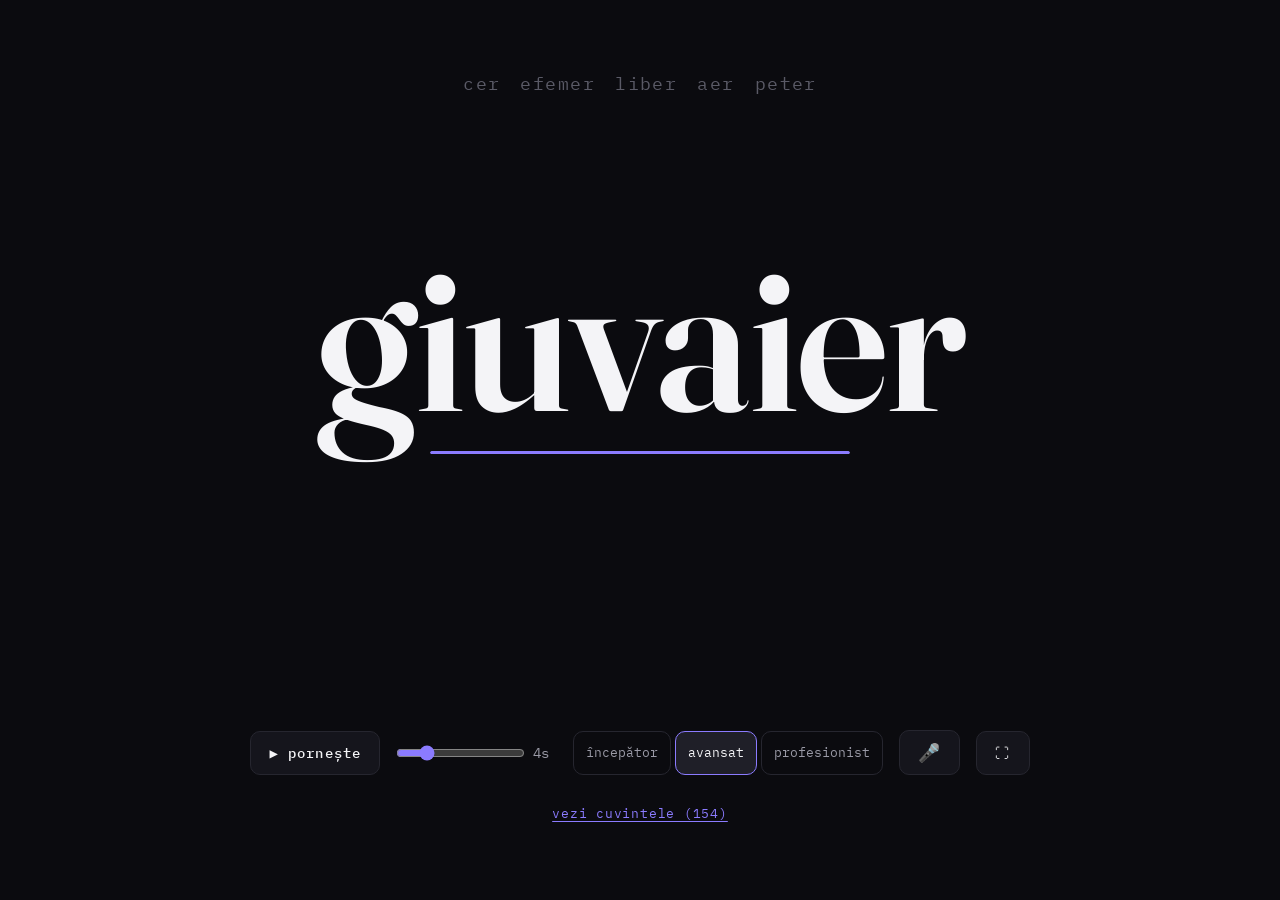
<file: index.html>
<!doctype html>
<html lang="ro">
<head>
  <meta charset="utf-8">
  <meta name="viewport" content="width=device-width, initial-scale=1">
  <title>RapScript RO</title>
  <!-- căi RELATIVE (Pages sub /rapscript-ro/) -->
  <link rel="stylesheet" href="style.css">
</head>
<body>
  <main class="stage">
    <!-- rime ambientale: 5 sugestii sus, gri-umbră, pt cuvântul curent (Epic 7 / S3) -->
    <div id="rhyme-hint" class="rhyme-hint" aria-hidden="true"></div>
    <div class="hero">
      <h1 id="hero-word" class="hero-word" tabindex="-1">–</h1>
      <div class="timer-bar" aria-hidden="true"><div id="timer-fill" class="timer-bar__fill"></div></div>
    </div>
    <div class="deck">
      <div class="controls">
        <button id="btn-play-pause" class="btn" type="button" aria-pressed="false">▶ pornește</button>
        <span class="speed">
          <input id="speed-slider" class="speed-slider" type="range" min="2" max="12" step="1" value="4" aria-label="viteză">
          <span id="speed-value" class="speed-value">4s</span>
        </span>
        <span id="level-segments" class="level-segments" role="group" aria-label="nivel">
          <button class="level-segment" type="button" data-level="incepator">începător</button>
          <button class="level-segment" type="button" data-level="avansat">avansat</button>
          <button class="level-segment" type="button" data-level="profesionist">profesionist</button>
        </span>
        <button id="btn-mic" class="btn btn-icon" type="button" aria-pressed="false" aria-label="vorbește (ține apăsat M)" title="ține apăsat M (sau acest buton) și spune un cuvânt · Space = play/pauză" hidden>🎤</button>
        <button id="btn-fullscreen" class="btn btn-icon" type="button" aria-label="ecran complet" title="ecran complet">⛶</button>
      </div>
      <button id="open-viewer" class="link-btn" type="button">vezi cuvintele</button>
      <p id="message" class="message">se încarcă cuvintele…</p>
    </div>

    <!-- Drawer: viewer listă + adăugare (Epic 6 / S2) -->
    <div id="viewer" class="drawer" hidden>
      <div id="viewer-overlay" class="drawer__overlay"></div>
      <div class="drawer__panel" role="dialog" aria-label="cuvinte">
        <div class="drawer__head">
          <span id="viewer-title" class="drawer__title">…</span>
          <button id="viewer-close" class="btn btn-icon" type="button" aria-label="închide">✕</button>
        </div>
        <ul id="viewer-list" class="word-list"></ul>
        <div class="add-row">
          <input id="add-input" class="add-input" type="text" maxlength="40" placeholder="adaugă un cuvânt…" aria-label="adaugă cuvânt">
          <button id="add-btn" class="btn" type="button">adaugă</button>
        </div>
        <p id="add-status" class="add-status" aria-live="polite"></p>
        <!-- gazda widget-ului Turnstile (invizibil; activ doar dacă TURNSTILE_SITEKEY e setat) -->
        <div id="turnstile-host"></div>
      </div>
    </div>

  </main>

  <!-- banca + index de rime prin <script> (NU fetch — CORS pe file://, D2), ÎNAINTE de app.js -->
  <script src="words.js"></script>
  <script src="rhymes.js"></script>
  <script src="rhyme_rolex.js"></script><!-- index RoLEX (rime la orice cuvânt, grade 1-3 + fallback) -->
  <script src="app.js"></script>
</body>
</html>
</file>
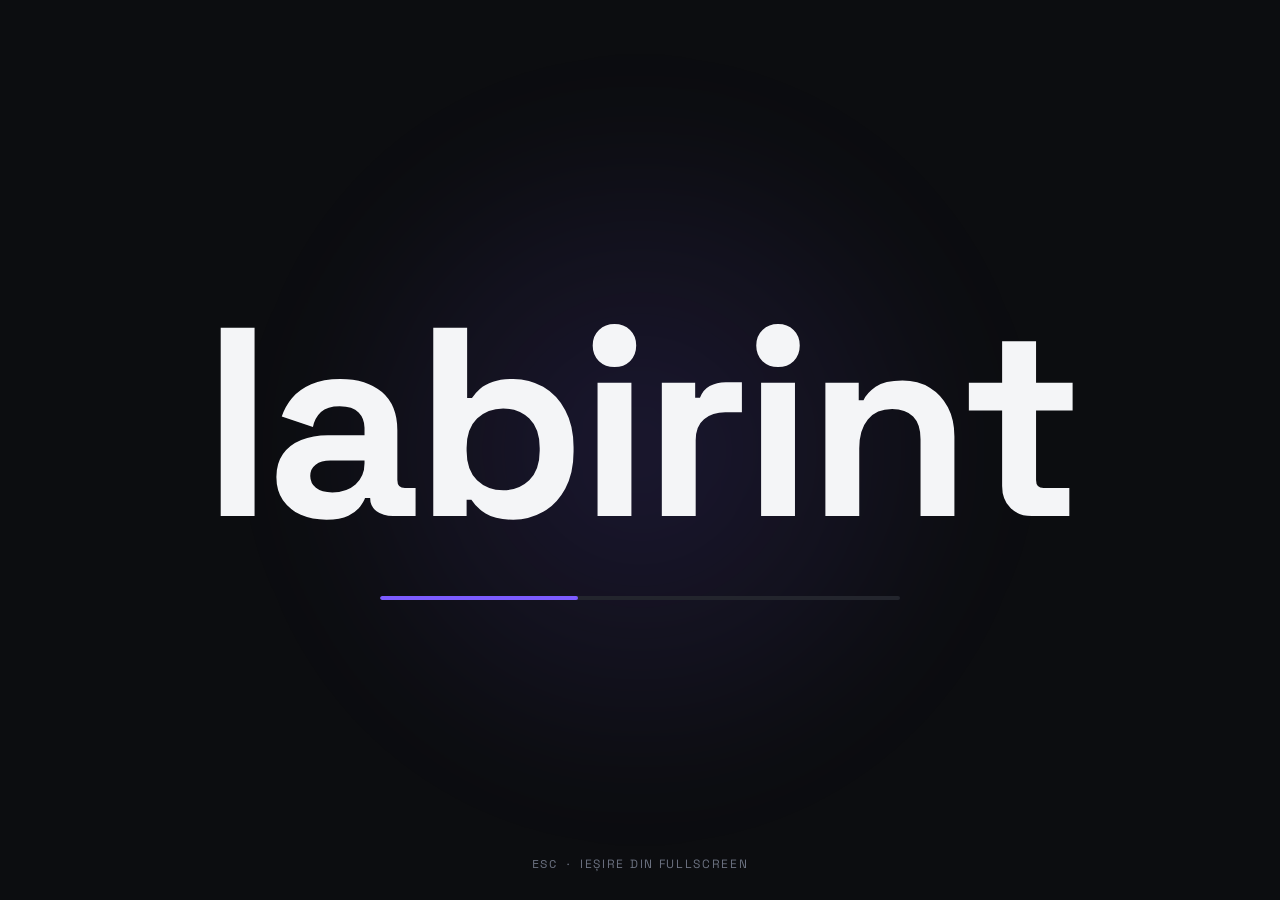
<file: docs/mockups-recuperate/mock-fullscreen.html>
<!DOCTYPE html>
<html lang="ro">
<head>
<meta charset="utf-8">
<meta name="viewport" content="width=device-width, initial-scale=1">
<title>RapScript RO — mock Nocturn (fullscreen)</title>
<link rel="preconnect" href="https://fonts.googleapis.com">
<link rel="preconnect" href="https://fonts.gstatic.com" crossorigin>
<link href="https://fonts.googleapis.com/css2?family=Space+Grotesk:wght@500;700&family=Space+Mono&display=swap" rel="stylesheet">
<style>
  :root{
    --ink:#0C0D10; --ink-line:#23252D;
    --text:#F4F5F7; --text-muted:#6B7180;
    --accent:#7C5CFF; --accent-strong:#9479FF; --accent-wash:rgba(124,92,255,.14);
  }
  *{box-sizing:border-box;margin:0;padding:0}
  html,body{height:100%}
  body{
    background:var(--ink); color:var(--text);
    font-family:'Space Grotesk',system-ui,sans-serif;
    height:100vh; display:flex; flex-direction:column; align-items:center; justify-content:center;
    overflow:hidden; position:relative;
  }
  /* halo discret */
  body::before{
    content:""; position:absolute; width:70vw; height:70vw; max-width:820px; max-height:820px;
    background:radial-gradient(circle, var(--accent-wash) 0%, transparent 62%);
    filter:blur(48px); pointer-events:none;
  }
  .word{
    position:relative; z-index:1;
    font-weight:700; font-size:clamp(4rem,21vw,17rem); line-height:.92;
    letter-spacing:-.025em; text-align:center;
  }
  .timer{
    position:relative; z-index:1; margin-top:48px;
    width:min(520px,60vw); height:4px; border-radius:9999px; background:var(--ink-line); overflow:hidden;
  }
  .timer .fill{height:100%; width:38%; background:var(--accent); border-radius:9999px}
  /* hint de iesire, foarte discret */
  .exit{
    position:fixed; bottom:28px; left:0; right:0; text-align:center;
    font-size:.75rem; letter-spacing:.14em; text-transform:uppercase; color:var(--text-muted);
  }
  .exit b{color:var(--text-muted); font-family:'Space Mono',monospace; font-weight:400}
</style>
</head>
<body>
  <div class="word">labirint</div>
  <div class="timer"><div class="fill"></div></div>
  <div class="exit"><b>esc</b> &nbsp;·&nbsp; ieșire din fullscreen</div>
</body>
</html>
</file>
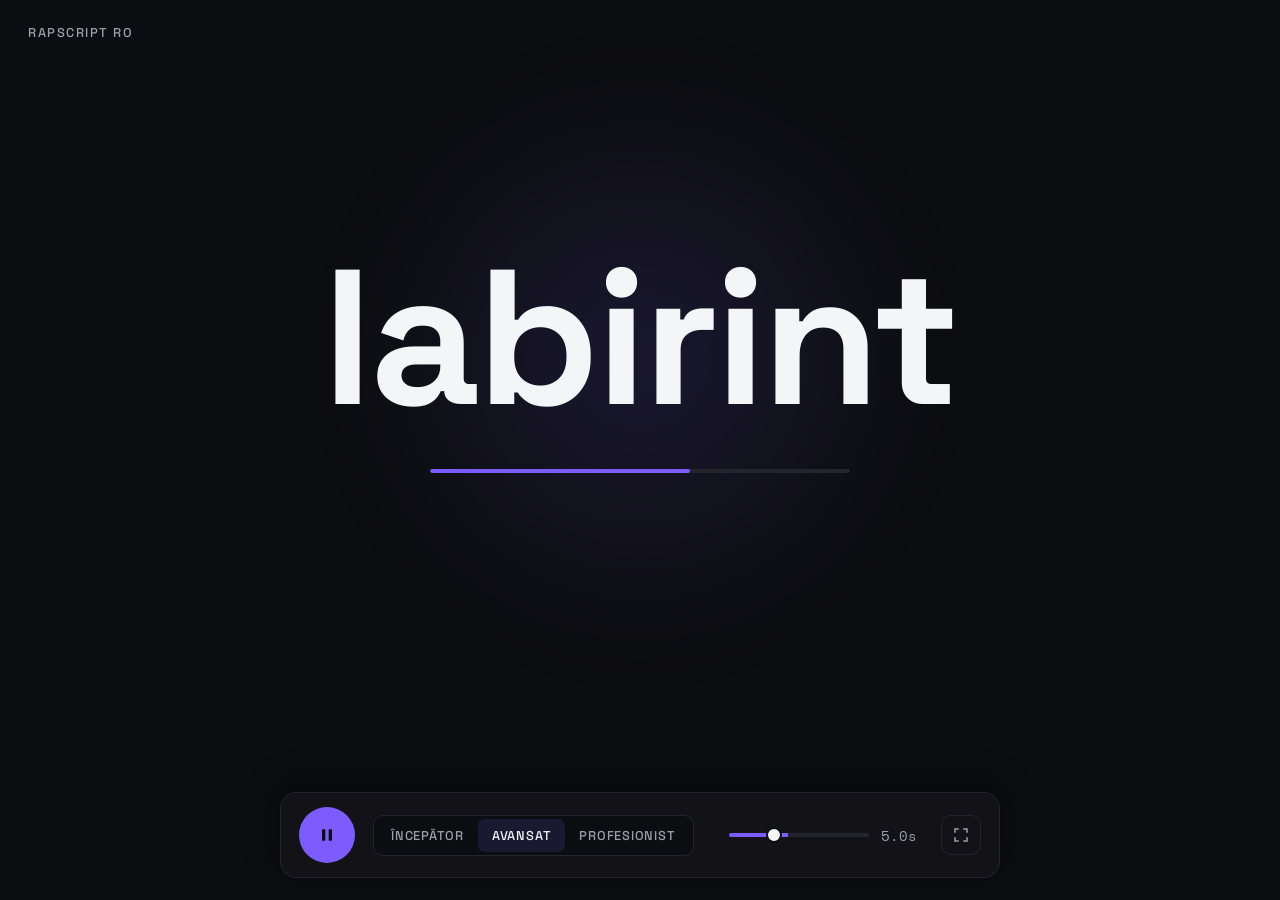
<file: docs/mockups-recuperate/mock-main-screen.html>
<!DOCTYPE html>
<html lang="ro">
<head>
<meta charset="utf-8">
<meta name="viewport" content="width=device-width, initial-scale=1">
<title>RapScript RO — mock Nocturn (running)</title>
<link rel="preconnect" href="https://fonts.googleapis.com">
<link rel="preconnect" href="https://fonts.gstatic.com" crossorigin>
<link href="https://fonts.googleapis.com/css2?family=Space+Grotesk:wght@500;700&family=Space+Mono&display=swap" rel="stylesheet">
<style>
  :root{
    --ink:#0C0D10; --ink-raised:#15161B; --ink-line:#23252D;
    --text:#F4F5F7; --text-secondary:#9AA0AC; --text-muted:#6B7180;
    --accent:#7C5CFF; --accent-strong:#9479FF; --accent-wash:rgba(124,92,255,.14);
  }
  *{box-sizing:border-box;margin:0;padding:0}
  html,body{height:100%}
  body{
    background:var(--ink); color:var(--text);
    font-family:'Space Grotesk',system-ui,sans-serif;
    min-height:100vh; display:flex; flex-direction:column;
    overflow:hidden;
  }
  /* eticheta de colt */
  .brand{
    position:fixed; top:24px; left:28px;
    font-size:.8rem; font-weight:500; letter-spacing:.12em; text-transform:uppercase;
    color:var(--text-secondary);
  }
  /* scena */
  .stage{
    flex:1; display:flex; flex-direction:column; align-items:center; justify-content:center;
    padding:0 24px; position:relative;
    /* cuvant la centru optic ~46% */
    transform:translateY(-4vh);
  }
  /* singurul flirt cu glow: halo violet foarte discret in spatele cuvantului */
  .stage::before{
    content:""; position:absolute; width:60vw; height:60vw; max-width:680px; max-height:680px;
    background:radial-gradient(circle, var(--accent-wash) 0%, transparent 62%);
    filter:blur(40px); z-index:0; pointer-events:none;
  }
  .word{
    position:relative; z-index:1;
    font-weight:700; font-size:clamp(3.5rem,16vw,12rem); line-height:.95;
    letter-spacing:-.02em; text-align:center;
  }
  .timer{
    position:relative; z-index:1; margin-top:40px;
    width:min(420px,70vw); height:4px; border-radius:9999px; background:var(--ink-line);
    overflow:hidden;
  }
  .timer .fill{height:100%; width:62%; background:var(--accent); border-radius:9999px}
  /* bara de controale - singura suprafata ridicata, material translucid */
  .controls{
    margin:0 auto 22px; width:min(720px,92vw);
    display:flex; align-items:center; gap:18px;
    padding:14px 18px; border-radius:16px;
    background:rgba(21,22,27,.72); backdrop-filter:blur(16px) saturate(1.2);
    border:1px solid var(--ink-line);
    box-shadow:0 -8px 32px rgba(0,0,0,.45);
  }
  @supports not (backdrop-filter:blur(1px)){ .controls{background:var(--ink-raised)} }
  .play{
    flex:none; width:56px; height:56px; border-radius:9999px; border:none; cursor:pointer;
    background:var(--accent); color:var(--ink);
    display:flex; align-items:center; justify-content:center;
  }
  .play:hover{background:var(--accent-strong)}
  .play svg{width:20px;height:20px;fill:var(--ink)}
  /* segmented dificultate */
  .seg{display:flex; background:var(--ink); border:1px solid var(--ink-line); border-radius:10px; padding:3px}
  .seg button{
    border:none; background:transparent; cursor:pointer; padding:8px 14px; border-radius:7px;
    font-family:inherit; font-size:.8rem; font-weight:500; letter-spacing:.06em; text-transform:uppercase;
    color:var(--text-secondary);
  }
  .seg button.active{background:var(--accent-wash); color:var(--text)}
  /* slider viteza */
  .speed{display:flex; align-items:center; gap:12px; margin-left:auto}
  .speed input[type=range]{
    -webkit-appearance:none; appearance:none; width:140px; height:4px; border-radius:9999px;
    background:linear-gradient(to right,var(--accent) 0%,var(--accent) 42%,var(--ink-line) 42%,var(--ink-line) 100%);
    outline:none;
  }
  .speed input[type=range]::-webkit-slider-thumb{
    -webkit-appearance:none; width:16px; height:16px; border-radius:50%; background:var(--text); cursor:pointer;
    border:2px solid var(--ink);
  }
  .speed .readout{font-family:'Space Mono',monospace; font-size:.9rem; color:var(--text-secondary); min-width:42px}
  .ghost{
    flex:none; background:transparent; border:1px solid var(--ink-line); border-radius:10px; cursor:pointer;
    color:var(--text-secondary); padding:10px; display:flex; align-items:center; justify-content:center;
  }
  .ghost:hover{color:var(--text)}
  .ghost svg{width:18px;height:18px;stroke:currentColor;fill:none;stroke-width:2}
  @media (max-width:640px){
    .controls{flex-wrap:wrap; justify-content:center; gap:12px}
    .speed{margin-left:0; order:3; width:100%; justify-content:center}
  }
</style>
</head>
<body>
  <div class="brand">RapScript RO</div>

  <div class="stage">
    <div class="word">labirint</div>
    <div class="timer"><div class="fill"></div></div>
  </div>

  <div class="controls">
    <button class="play" aria-label="Pauză">
      <svg viewBox="0 0 24 24"><rect x="6" y="5" width="4" height="14" rx="1"/><rect x="14" y="5" width="4" height="14" rx="1"/></svg>
    </button>

    <div class="seg" role="group" aria-label="Dificultate">
      <button>Începător</button>
      <button class="active">Avansat</button>
      <button>Profesionist</button>
    </div>

    <div class="speed">
      <input type="range" min="2" max="12" step="0.5" value="5" aria-label="Viteză">
      <span class="readout">5.0s</span>
    </div>

    <button class="ghost" aria-label="Fullscreen">
      <svg viewBox="0 0 24 24"><path d="M4 9V4h5M20 9V4h-5M4 15v5h5M20 15v5h-5"/></svg>
    </button>
  </div>
</body>
</html>
</file>
<file: style.css>
/* RapScript RO — schelet (identitate Nocturn minimă; se îmbogățește în Epic 5) */

/* Fonturi self-host, căi RELATIVE (D18) */
@font-face {
  font-family: "Fraunces";
  src: url("assets/fonts/fraunces-ro.woff2") format("woff2");
  font-weight: 600;
  font-display: swap;
}
@font-face {
  font-family: "IBM Plex Mono";
  src: url("assets/fonts/ibm-plex-mono-ro-400.woff2") format("woff2");
  font-weight: 400;
  font-display: swap;
}
@font-face {
  font-family: "IBM Plex Mono";
  src: url("assets/fonts/ibm-plex-mono-ro-500.woff2") format("woff2");
  font-weight: 500;
  font-display: swap;
}

/* Tokeni Nocturn (subset; complet în Story 5.1) */
:root {
  --color-bg: #0B0B0F;
  --color-surface: #15151C;
  --color-surface-2: #1F1F28;
  --color-border: #26262F;
  --color-ink: #F4F4F7;
  --color-ink-dim: #9A9AA6;
  --color-accent: #8B7BFF;
  --color-danger: #F0717A;
  --color-ink-faint: #5A5A66;
  --space-md: 16px;
  --radius-md: 10px;
}

:focus-visible { outline: 2px solid var(--color-accent); outline-offset: 2px; }

/* stare de eroare: ascunde cuvântul, mesaj danger (fail-loud, D10) */
body.is-error .hero-word { display: none; }
body.is-error .message { color: var(--color-danger); }

* { margin: 0; box-sizing: border-box; }

body {
  background: var(--color-bg);
  color: var(--color-ink);
  min-height: 100vh;
  font-family: "IBM Plex Mono", monospace;
}

/* cuvântul centrat în zona de sus, mesajul ancorat la baza ecranului */
.stage {
  min-height: 100vh;
  display: grid;
  grid-template-rows: 1fr auto;
  justify-items: center;
  align-items: center;
  text-align: center;
  padding: var(--space-md);
}

/* zona-erou: cuvânt + timer-bar, centrate (optical center ușor peste mijloc) */
.hero {
  display: flex;
  flex-direction: column;
  align-items: center;
  gap: var(--space-md);
  padding-bottom: 6vh; /* optical center ~42% */
  width: 100%;
}

/* hero serif editorial — fallback serif dacă woff2 lipsește (degradare citibilă, nu invizibil) */
.hero-word {
  font-family: "Fraunces", Georgia, "Times New Roman", serif;
  font-weight: 600;
  font-size: clamp(4rem, 18vw, 13rem);
  line-height: 0.95;
  letter-spacing: -0.01em;
  overflow-wrap: break-word;
  hyphens: auto;
  max-width: 100%;
  outline: none; /* focus-pe-pauză e gestionat de :focus-visible global, nu vrem inel mereu */
}

/* motion: intrare crispă DOAR la schimbarea cuvântului (retrigger din JS) */
.hero-word.is-entering { animation: word-in 140ms ease-out; }
@keyframes word-in {
  from { opacity: 0; transform: translateY(12px); }
  to   { opacity: 1; transform: translateY(0); }
}

/* timer-bar: linie subțire care se umple pe durata intervalului; îngheață la pauză */
.timer-bar {
  width: min(60vw, 420px);
  height: 3px;
  background: var(--color-surface-2);
  border-radius: 9999px;
  overflow: hidden;
}
.timer-bar__fill {
  height: 100%;
  background: var(--color-accent);
  border-radius: 9999px;
  transform: scaleX(0);
  transform-origin: left;
  animation: timer-fill var(--interval, 4000ms) linear forwards;
  animation-play-state: paused; /* rulează doar când body.is-playing */
}
body.is-playing .timer-bar__fill { animation-play-state: running; }
@keyframes timer-fill { from { transform: scaleX(0); } to { transform: scaleX(1); } }

.btn-icon { padding: 10px 14px; color: var(--color-ink-dim); }

/* puntea de jos: controale + mesaj */
.deck {
  align-self: end;
  width: 100%;
  display: flex;
  flex-direction: column;
  align-items: center;
  gap: var(--space-md);
  padding-bottom: var(--space-md);
}
.controls {
  display: flex;
  flex-wrap: wrap;
  align-items: center;
  justify-content: center;
  gap: var(--space-md);
}
.btn, .level-segment {
  font-family: "IBM Plex Mono", ui-monospace, monospace;
  color: var(--color-ink);
  background: var(--color-surface);
  border: 1px solid var(--color-border);
  border-radius: var(--radius-md);
  min-height: 44px;
  cursor: pointer;
}
.btn {
  font-weight: 500;
  font-size: 14px;
  letter-spacing: 0.08em;
  padding: 10px 18px;
}
.btn:hover { background: var(--color-surface-2); }
.btn:disabled { opacity: 0.5; cursor: default; }
.speed { display: flex; align-items: center; gap: 8px; }
.speed-slider { accent-color: var(--color-accent); }
.speed-value { color: var(--color-ink-dim); font-size: 14px; min-width: 3ch; text-align: left; }
.level-segments { display: flex; gap: 4px; }
.level-segment {
  font-size: 13px;
  color: var(--color-ink-dim);
  background: transparent;
  padding: 8px 12px;
}
.level-segment.is-active {
  color: var(--color-ink);
  background: var(--color-surface-2);
  border-color: var(--color-accent);
}
.message {
  font-family: "IBM Plex Mono", ui-monospace, monospace;
  font-weight: 500;
  font-size: 14px;
  color: var(--color-ink-dim);
  letter-spacing: 0.12em;
  min-height: 1.2em;
}

/* fullscreen: puntea se retrage, rămâne doar cuvântul (FR8) */
body.is-fullscreen .deck { display: none; }
body.is-fullscreen .hero { padding-bottom: 0; }

/* reduced-motion: fără animații (a11y, NFR2) */
@media (prefers-reduced-motion: reduce) {
  .hero-word.is-entering { animation: none; }
  .timer-bar__fill { animation: none; transform: scaleX(0); }
  .rhyme-hint__w { animation: none; }
}

/* ---- Epic 6: viewer drawer + add ---- */
.link-btn {
  font-family: "IBM Plex Mono", ui-monospace, monospace;
  font-size: 13px;
  letter-spacing: 0.06em;
  color: var(--color-accent);
  background: none;
  border: none;
  cursor: pointer;
  text-decoration: underline;
  text-underline-offset: 3px;
  padding: 8px;
  min-height: 44px;
}
.link-btn:hover { color: var(--color-ink); }

.drawer { position: fixed; inset: 0; z-index: 10; }
.drawer[hidden] { display: none; }
.drawer__overlay { position: absolute; inset: 0; background: rgba(0, 0, 0, 0.6); }
.drawer__panel {
  position: absolute;
  left: 0; right: 0; bottom: 0;
  max-height: 82vh;
  display: flex;
  flex-direction: column;
  gap: var(--space-md);
  background: var(--color-surface);
  border-top: 1px solid var(--color-border);
  border-radius: var(--radius-md) var(--radius-md) 0 0;
  padding: var(--space-md);
  box-shadow: 0 -8px 32px rgba(0, 0, 0, 0.5);
  text-align: left;
}
@media (min-width: 720px) {
  .drawer__panel {
    left: auto; top: 0; bottom: 0;
    width: min(440px, 90vw);
    max-height: none;
    border-radius: var(--radius-md) 0 0 var(--radius-md);
    border-top: none; border-left: 1px solid var(--color-border);
  }
}
.drawer__head { display: flex; align-items: center; justify-content: space-between; }
.drawer__title {
  font-family: "IBM Plex Mono", ui-monospace, monospace;
  font-size: 13px; letter-spacing: 0.12em; color: var(--color-ink-dim);
}
.word-list {
  list-style: none; margin: 0; padding: 0;
  overflow-y: auto;
  display: grid;
  grid-template-columns: repeat(auto-fill, minmax(120px, 1fr));
  gap: 2px 12px;
  font-family: "IBM Plex Mono", ui-monospace, monospace;
  font-size: 14px;
  color: var(--color-ink);
}
.word-list li { padding: 2px 0; }
.word-list li.is-mine { color: var(--color-accent); }
.word-list li.is-mine::before { content: "· "; }
.add-row { display: flex; gap: 8px; }
.add-input {
  flex: 1;
  font-family: "IBM Plex Mono", ui-monospace, monospace;
  font-size: 14px;
  color: var(--color-ink);
  background: var(--color-bg);
  border: 1px solid var(--color-border);
  border-radius: var(--radius-md);
  padding: 10px 12px;
  min-height: 44px;
}
.add-status { font-family: "IBM Plex Mono", ui-monospace, monospace; font-size: 13px; color: var(--color-ink-dim); min-height: 1.2em; margin: 0; }
.add-status.is-ok { color: var(--color-accent); }
.add-status.is-err { color: var(--color-danger); }
.token-row { font-family: "IBM Plex Mono", ui-monospace, monospace; font-size: 13px; color: var(--color-ink-dim); }
.token-row summary { cursor: pointer; padding: 6px 0; }
.token-body { display: flex; flex-wrap: wrap; gap: 8px; align-items: center; margin-top: 8px; }
.token-help { font-size: 12px; color: var(--color-ink-faint, #5A5A66); margin: 4px 0 0; width: 100%; }

/* ---- Epic 7: rime ambientale (sus, gri-umbră, pt cuvântul curent) ---- */
.rhyme-hint {
  position: absolute;
  top: clamp(16px, 8vh, 84px);
  left: 0; right: 0;
  display: flex;
  flex-wrap: wrap;
  justify-content: center;
  gap: 6px 20px;
  padding: 0 var(--space-md);
  font-family: "IBM Plex Mono", ui-monospace, monospace;
  font-size: clamp(13px, 2.4vw, 18px);
  letter-spacing: 0.08em;
  color: var(--color-ink-faint);   /* umbra: gri discret, nu fură atenția de la cuvânt */
  pointer-events: none;
  user-select: none;
}
.rhyme-hint__w { white-space: nowrap; animation: hint-in 240ms ease-out; }
@keyframes hint-in { from { opacity: 0; } to { opacity: 1; } }

/* ---- Epic 8: microfon (stare „ascult") ---- */
#btn-mic { font-size: 18px; }
body.is-listening #btn-mic { color: var(--color-accent); border-color: var(--color-accent); }
@media (prefers-reduced-motion: no-preference) {
  body.is-listening #btn-mic { animation: mic-pulse 1.2s ease-in-out infinite; }
}
@keyframes mic-pulse { 0%, 100% { opacity: 1; } 50% { opacity: 0.5; } }
</file>
